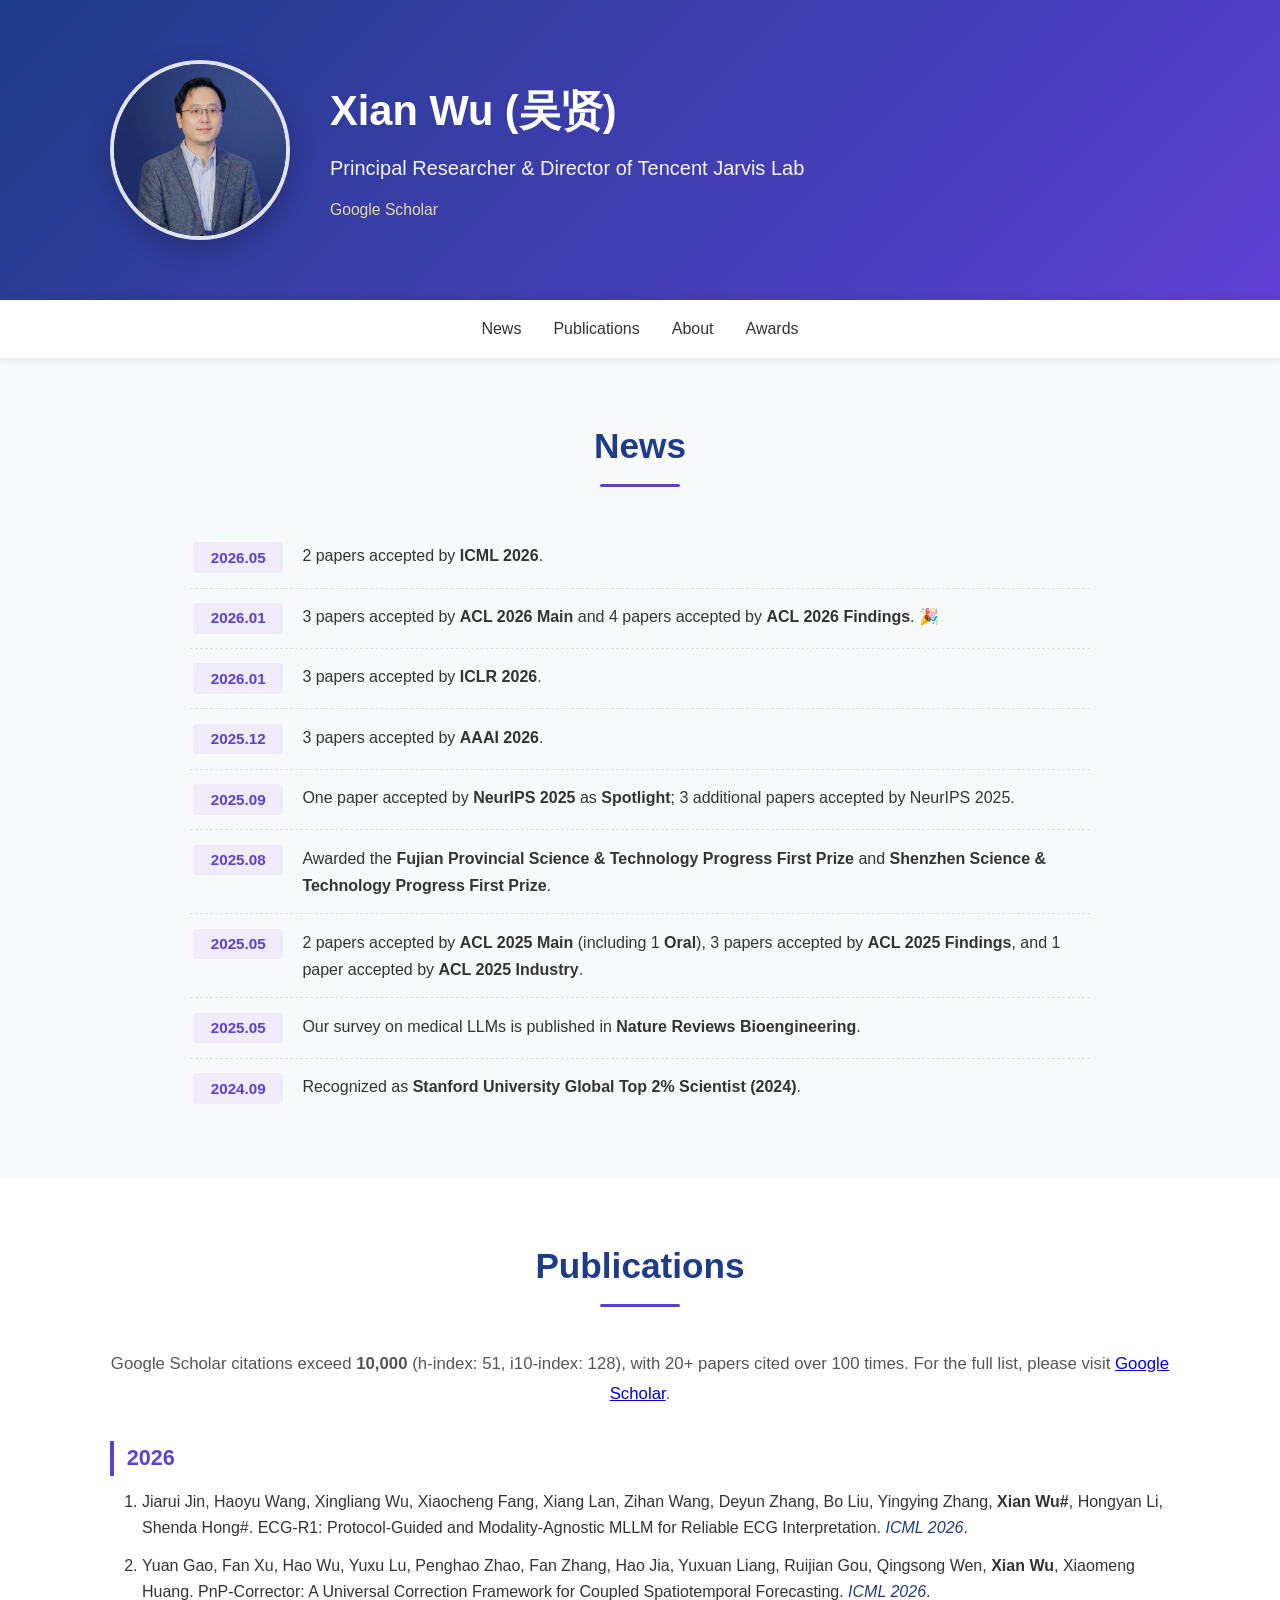
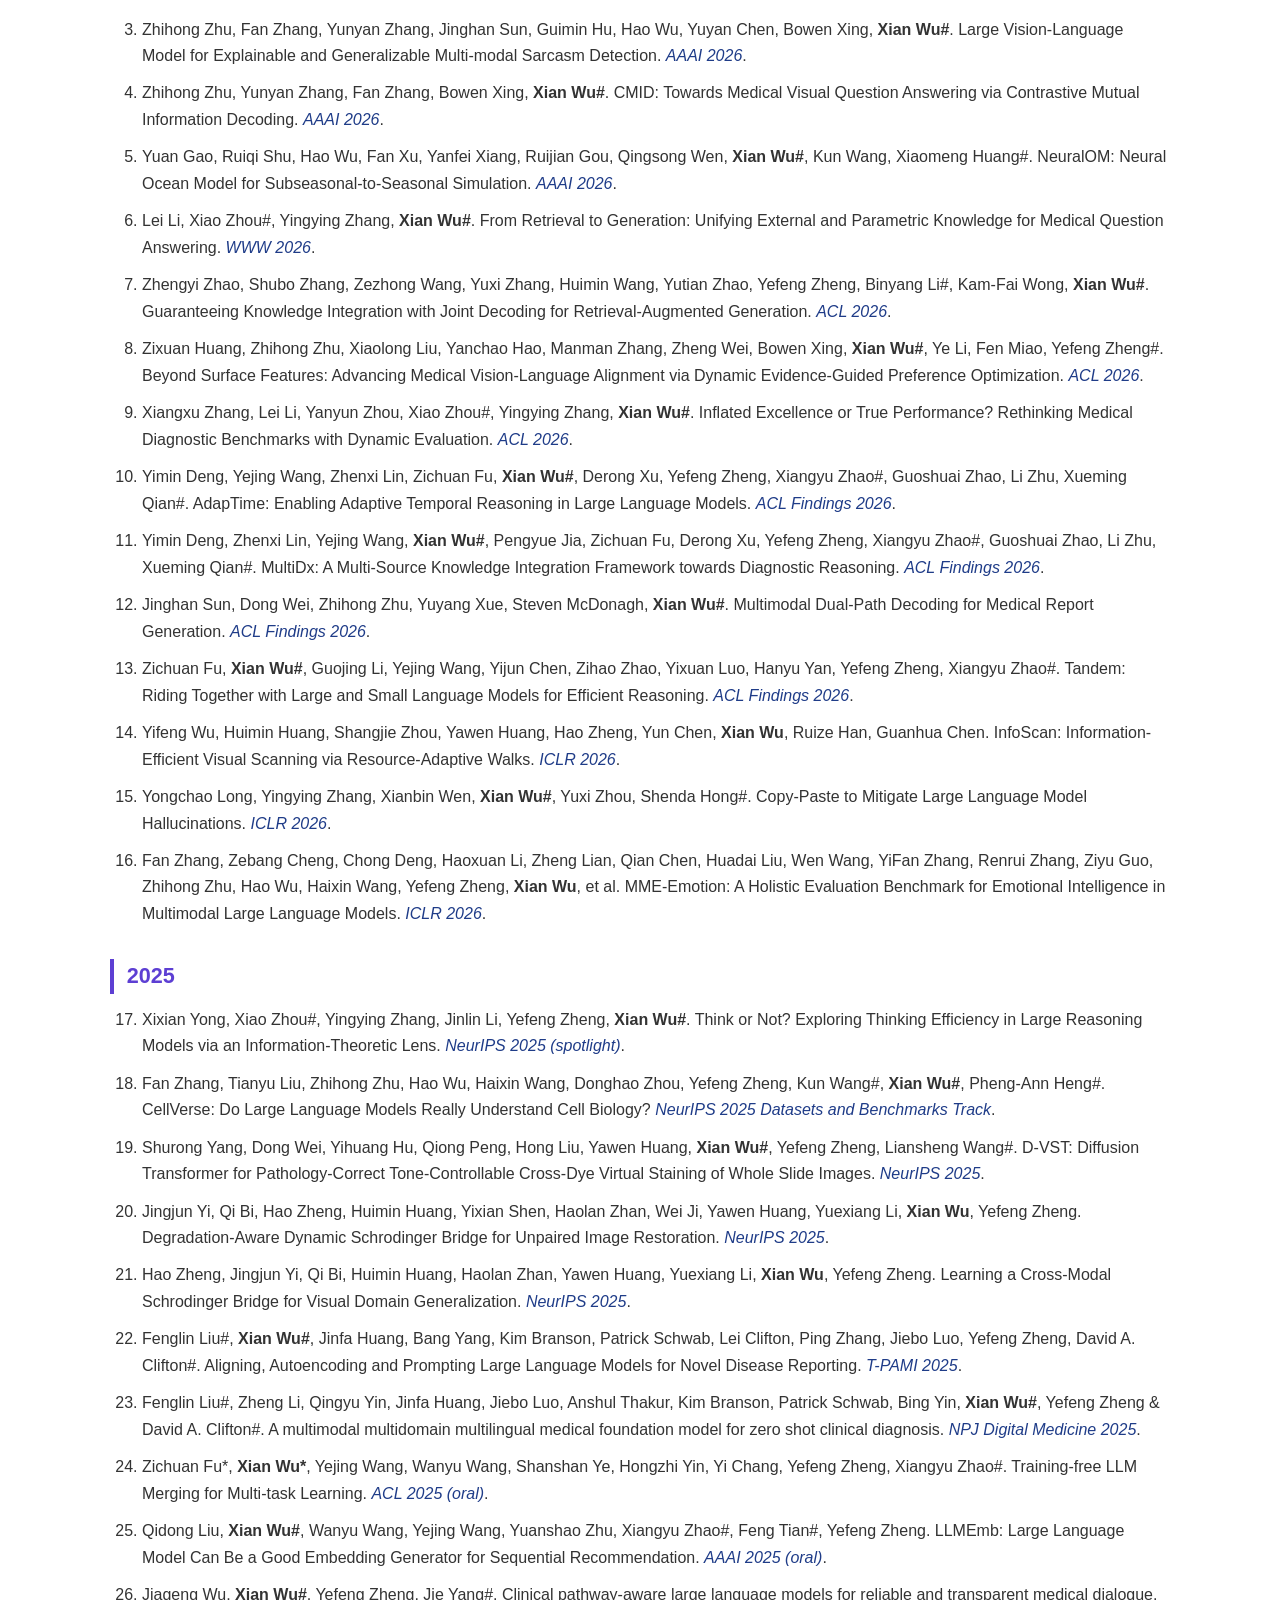
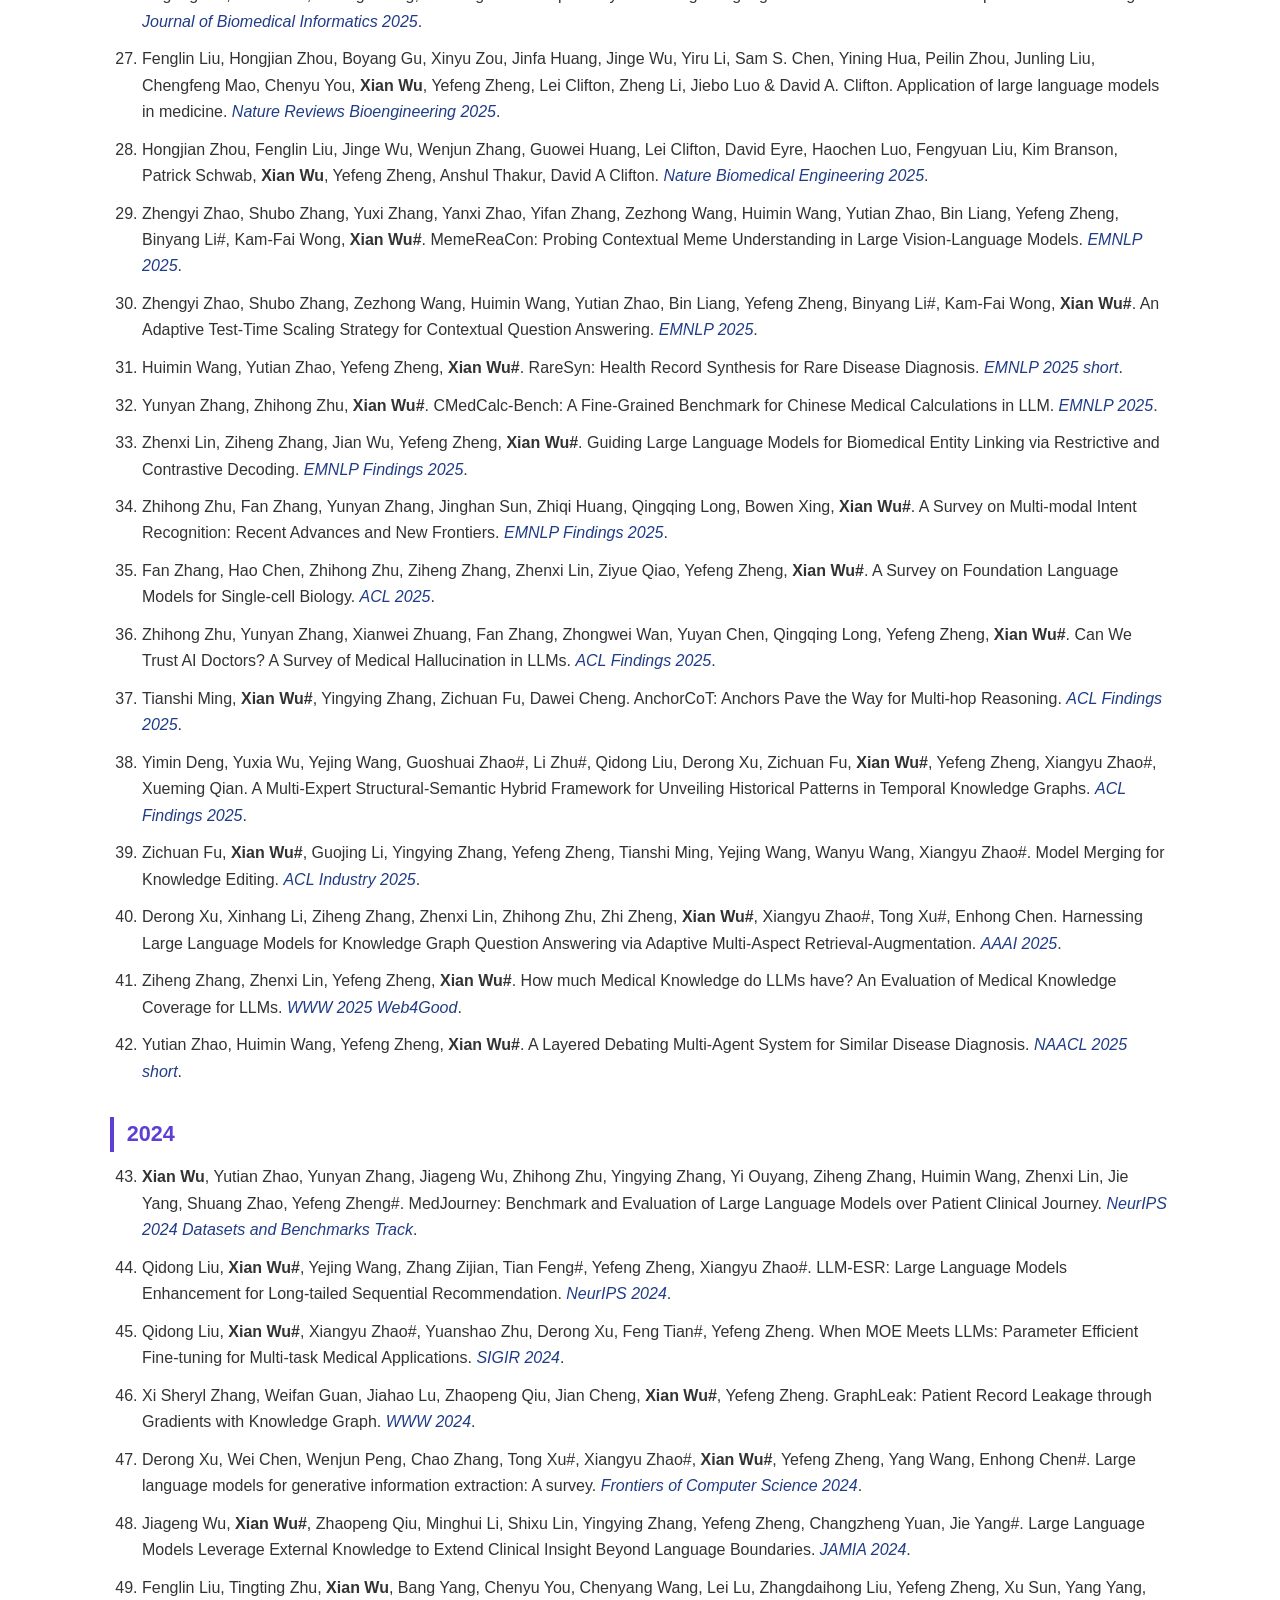
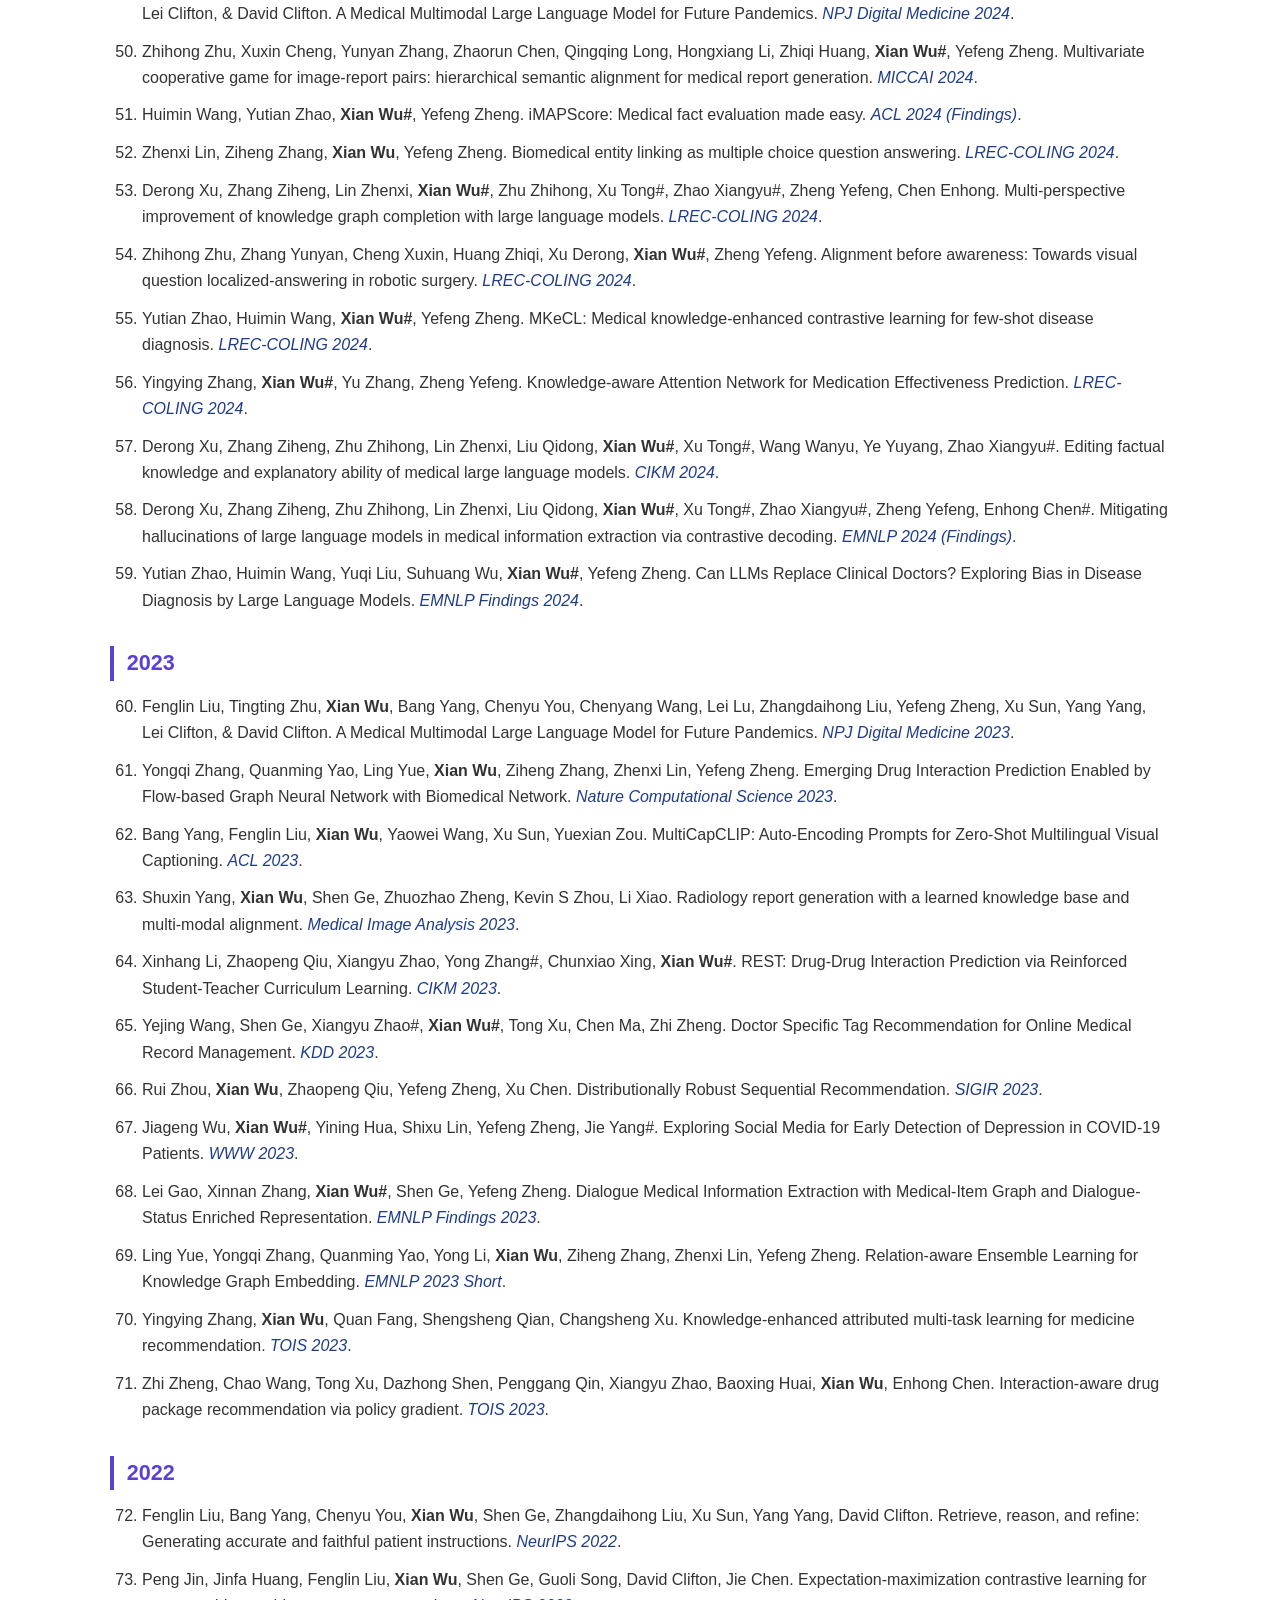
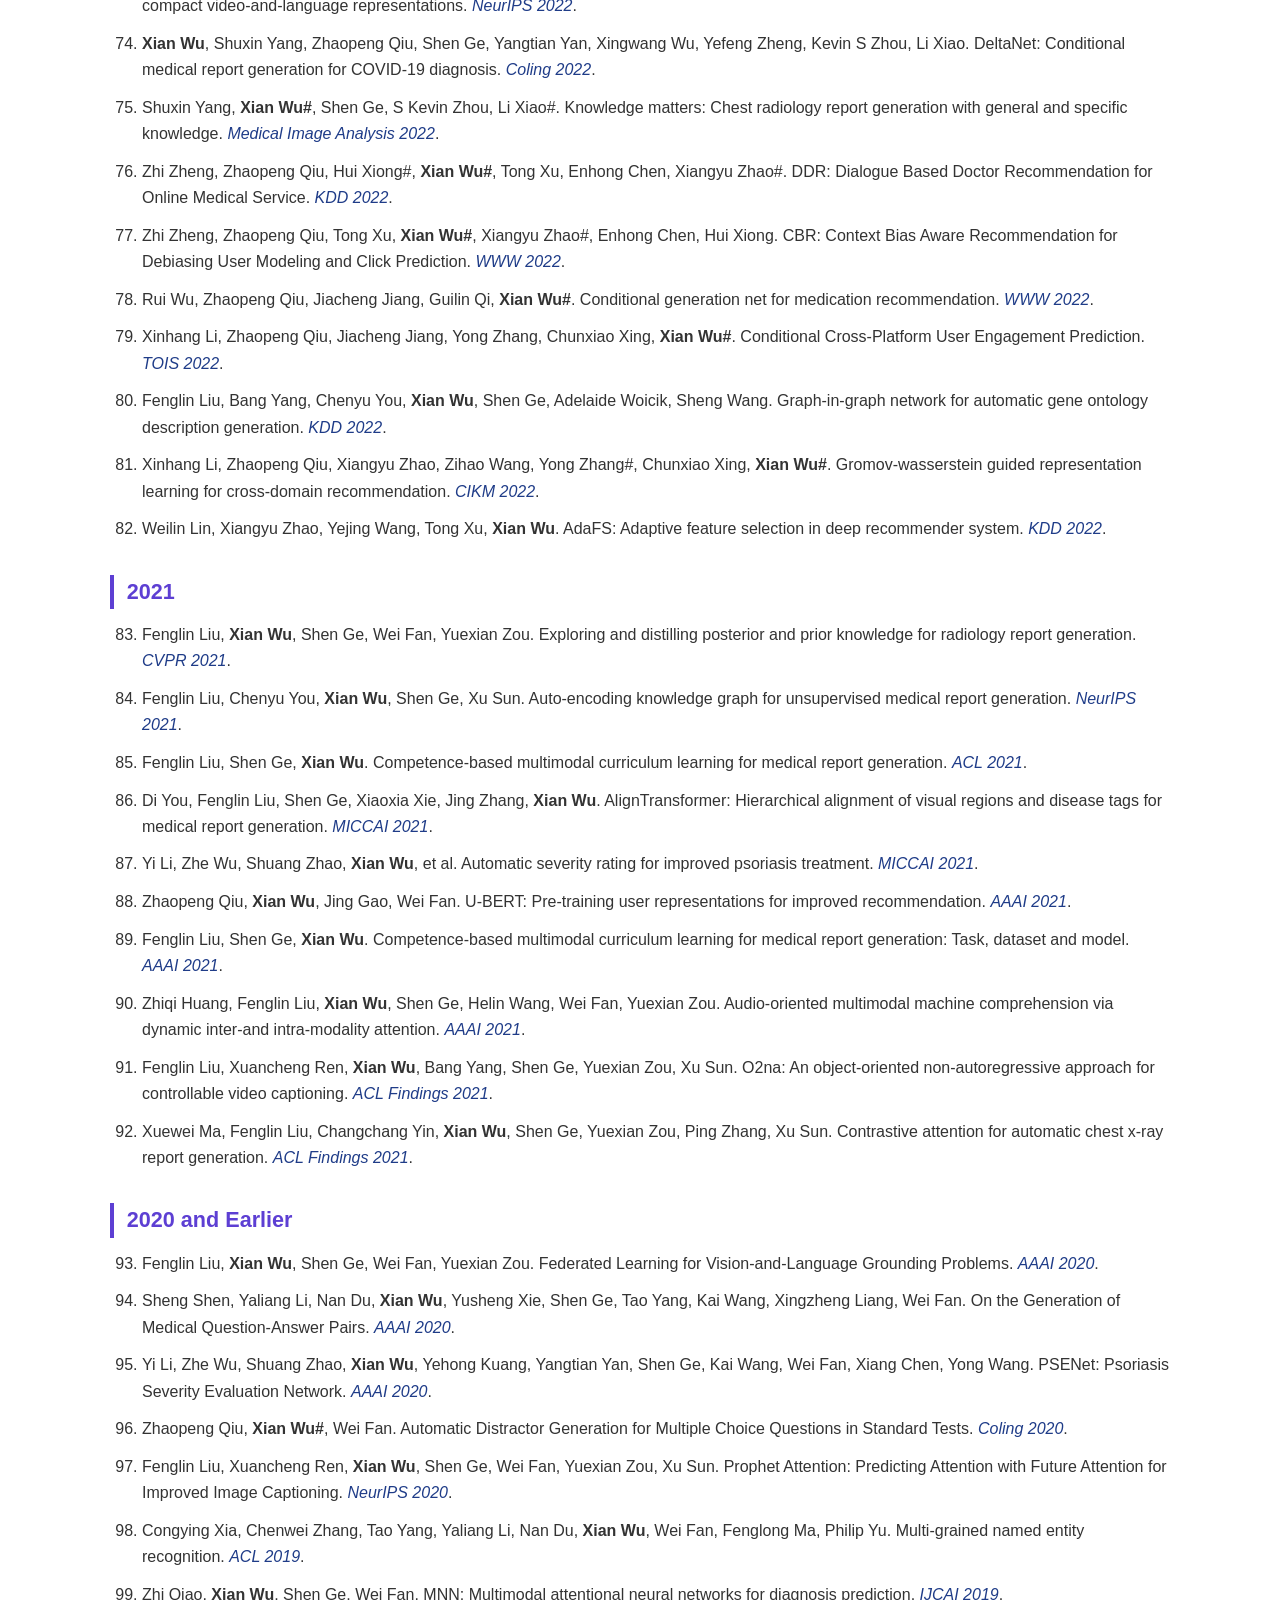
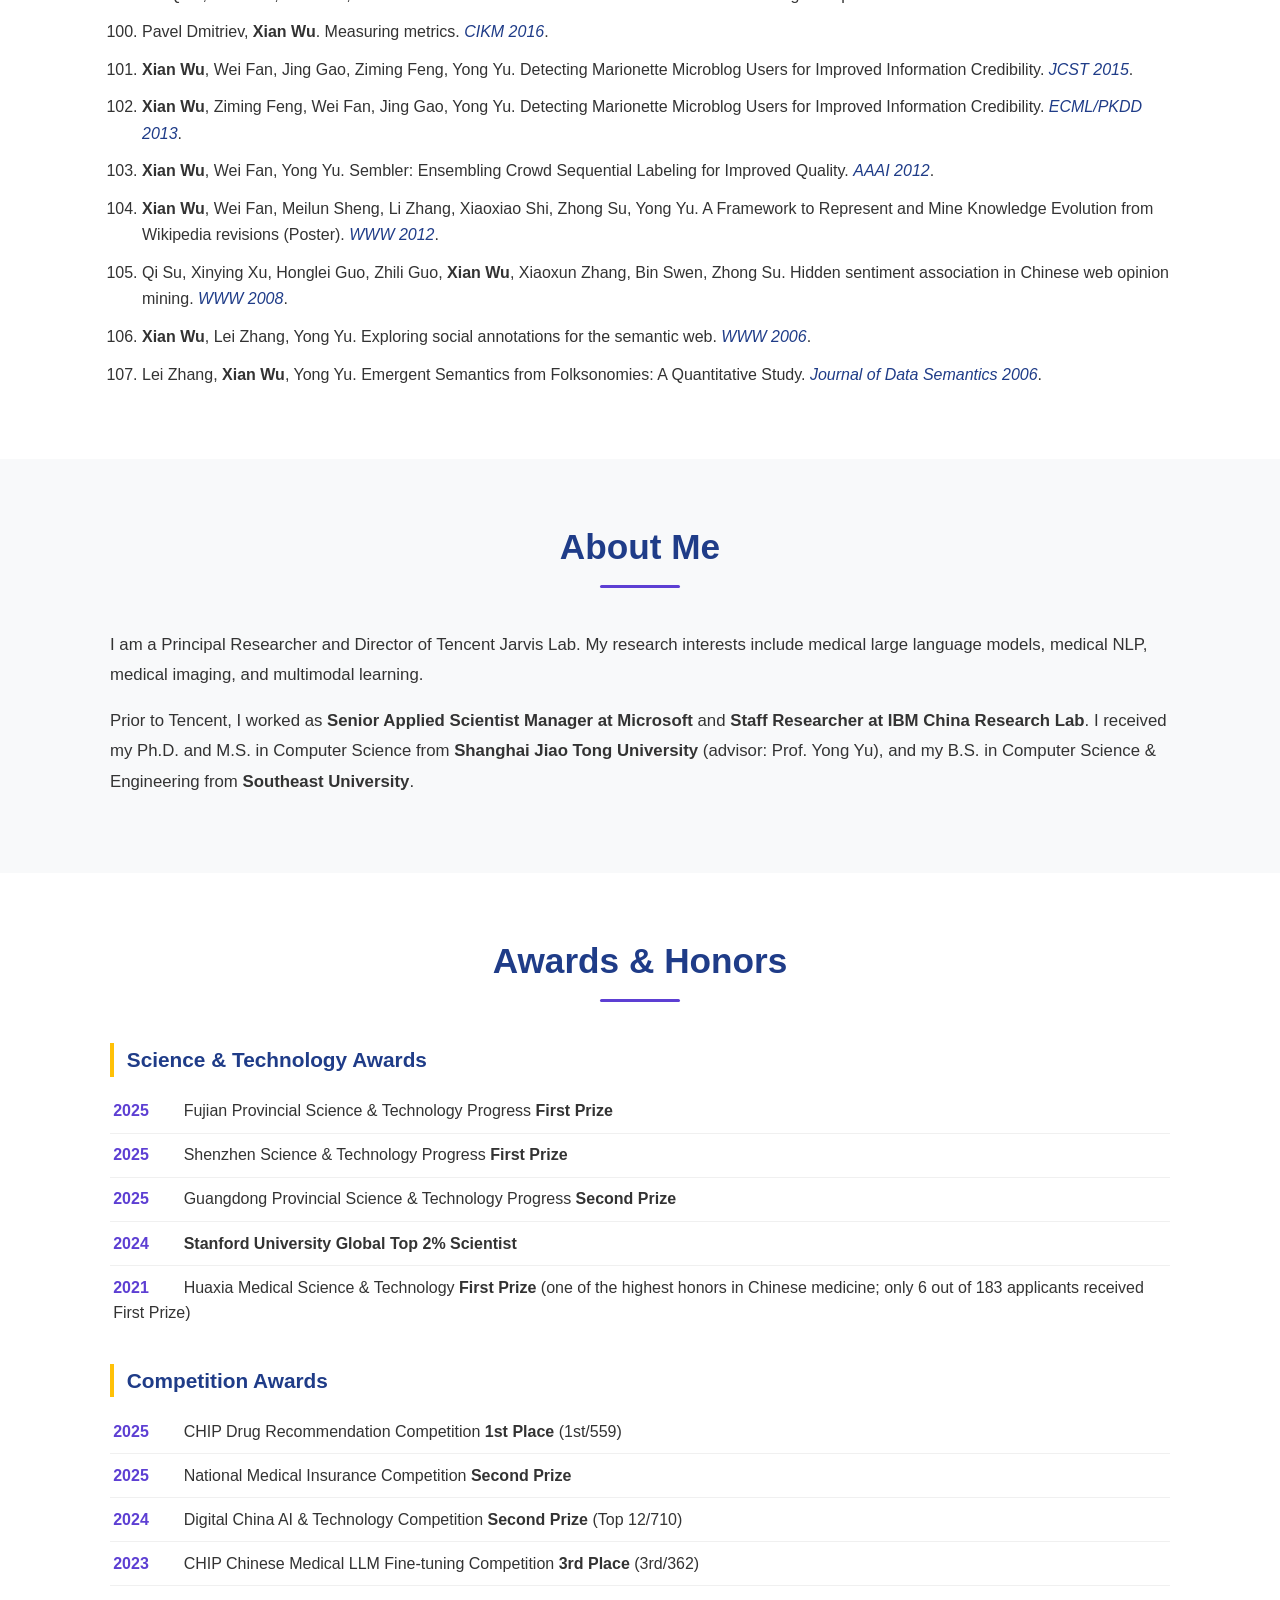
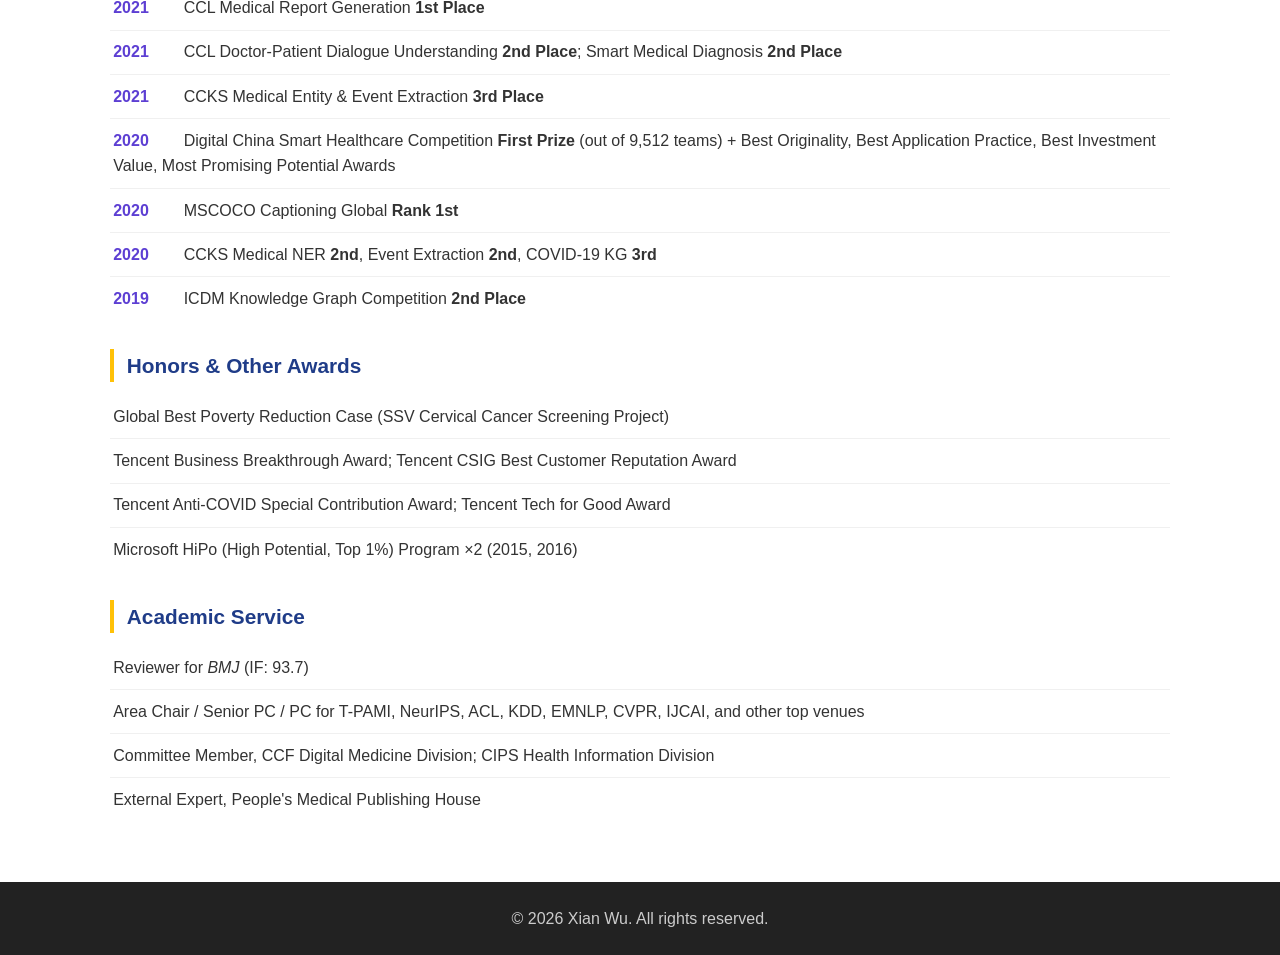
<file: index.html>
<!DOCTYPE html>
<html lang="en">
<head>
    <meta charset="UTF-8">
    <meta name="viewport" content="width=device-width, initial-scale=1.0">
    <title>Xian Wu — Personal Homepage</title>
    <link rel="stylesheet" href="styles.css">
</head>
<body>
    <header class="header">
        <div class="container header-flex">
            <img src="xianwu.png" alt="Xian Wu" class="profile-photo">
            <div class="header-text">
                <h1>Xian Wu (吴贤)</h1>
                <p class="tagline">Principal Researcher &amp; Director of Tencent Jarvis Lab</p>
                <p class="contact-line">
                    <a href="https://scholar.google.com/citations?user=lslB5jkAAAAJ" target="_blank" rel="noopener">Google Scholar</a>
                </p>
            </div>
        </div>
    </header>

    
    <nav class="navbar">
        <div class="container">
            <ul>
                <li><a href="#news">News</a></li>
                <li><a href="#publications">Publications</a></li>
                <li><a href="#about">About</a></li>
                <li><a href="#awards">Awards</a></li>
            </ul>
        </div>
    </nav>

    <main class="main-content">
        <!-- News -->
        <section id="news" class="section">
            <div class="container">
                <h2>News</h2>
                <ul class="news-list">
                    <li>
                        <span class="news-date">2026.05</span>
                        <span class="news-body">2 papers accepted by <strong>ICML 2026</strong>.</span>
                    </li>
                    <li>
                        <span class="news-date">2026.01</span>
                        <span class="news-body">3 papers accepted by <strong>ACL 2026 Main</strong> and 4 papers accepted by <strong>ACL 2026 Findings</strong>. 🎉</span>
                    </li>
                    <li>
                        <span class="news-date">2026.01</span>
                        <span class="news-body">3 papers accepted by <strong>ICLR 2026</strong>.</span>
                    </li>
                    <li>
                        <span class="news-date">2025.12</span>
                        <span class="news-body">3 papers accepted by <strong>AAAI 2026</strong>.</span>
                    </li>
                    <li>
                        <span class="news-date">2025.09</span>
                        <span class="news-body">One paper accepted by <strong>NeurIPS 2025</strong> as <strong>Spotlight</strong>; 3 additional papers accepted by NeurIPS 2025.</span>
                    </li>
                    <li>
                        <span class="news-date">2025.08</span>
                        <span class="news-body">Awarded the <strong>Fujian Provincial Science &amp; Technology Progress First Prize</strong> and <strong>Shenzhen Science &amp; Technology Progress First Prize</strong>.</span>
                    </li>
                    <li>
                        <span class="news-date">2025.05</span>
                        <span class="news-body">2 papers accepted by <strong>ACL 2025 Main</strong> (including 1 <strong>Oral</strong>), 3 papers accepted by <strong>ACL 2025 Findings</strong>, and 1 paper accepted by <strong>ACL 2025 Industry</strong>.</span>
                    </li>
                    <li>
                        <span class="news-date">2025.05</span>
                        <span class="news-body">Our survey on medical LLMs is published in <strong>Nature Reviews Bioengineering</strong>.</span>
                    </li>
                    <li>
                        <span class="news-date">2024.09</span>
                        <span class="news-body">Recognized as <strong>Stanford University Global Top 2% Scientist (2024)</strong>.</span>
                    </li>
                </ul>
            </div>
        </section>

        <!-- Publications -->
        <section id="publications" class="section">
            <div class="container">
                <h2>Publications</h2>
                <p class="pub-note">
                    Google Scholar citations exceed <strong>10,000</strong> (h-index: 51, i10-index: 128), with 20+ papers cited over 100 times.
                    For the full list, please visit <a href="https://scholar.google.com/citations?user=lslB5jkAAAAJ" target="_blank" rel="noopener">Google Scholar</a>.
                </p>

                <h3 class="pub-year">2026</h3>
                <ol class="pub-list">
                    <li>Jiarui Jin, Haoyu Wang, Xingliang Wu, Xiaocheng Fang, Xiang Lan, Zihan Wang, Deyun Zhang, Bo Liu, Yingying Zhang, <strong>Xian Wu#</strong>, Hongyan Li, Shenda Hong#. ECG-R1: Protocol-Guided and Modality-Agnostic MLLM for Reliable ECG Interpretation. <em>ICML 2026</em>.</li>
                    <li>Yuan Gao, Fan Xu, Hao Wu, Yuxu Lu, Penghao Zhao, Fan Zhang, Hao Jia, Yuxuan Liang, Ruijian Gou, Qingsong Wen, <strong>Xian Wu</strong>, Xiaomeng Huang. PnP-Corrector: A Universal Correction Framework for Coupled Spatiotemporal Forecasting. <em>ICML 2026</em>.</li>
                    <li>Zhihong Zhu, Fan Zhang, Yunyan Zhang, Jinghan Sun, Guimin Hu, Hao Wu, Yuyan Chen, Bowen Xing, <strong>Xian Wu#</strong>. Large Vision-Language Model for Explainable and Generalizable Multi-modal Sarcasm Detection. <em>AAAI 2026</em>.</li>
                    <li>Zhihong Zhu, Yunyan Zhang, Fan Zhang, Bowen Xing, <strong>Xian Wu#</strong>. CMID: Towards Medical Visual Question Answering via Contrastive Mutual Information Decoding. <em>AAAI 2026</em>.</li>
                    <li>Yuan Gao, Ruiqi Shu, Hao Wu, Fan Xu, Yanfei Xiang, Ruijian Gou, Qingsong Wen, <strong>Xian Wu#</strong>, Kun Wang, Xiaomeng Huang#. NeuralOM: Neural Ocean Model for Subseasonal-to-Seasonal Simulation. <em>AAAI 2026</em>.</li>
                    <li>Lei Li, Xiao Zhou#, Yingying Zhang, <strong>Xian Wu#</strong>. From Retrieval to Generation: Unifying External and Parametric Knowledge for Medical Question Answering. <em>WWW 2026</em>.</li>
                    <li>Zhengyi Zhao, Shubo Zhang, Zezhong Wang, Yuxi Zhang, Huimin Wang, Yutian Zhao, Yefeng Zheng, Binyang Li#, Kam-Fai Wong, <strong>Xian Wu#</strong>. Guaranteeing Knowledge Integration with Joint Decoding for Retrieval-Augmented Generation. <em>ACL 2026</em>.</li>
                    <li>Zixuan Huang, Zhihong Zhu, Xiaolong Liu, Yanchao Hao, Manman Zhang, Zheng Wei, Bowen Xing, <strong>Xian Wu#</strong>, Ye Li, Fen Miao, Yefeng Zheng#. Beyond Surface Features: Advancing Medical Vision-Language Alignment via Dynamic Evidence-Guided Preference Optimization. <em>ACL 2026</em>.</li>
                    <li>Xiangxu Zhang, Lei Li, Yanyun Zhou, Xiao Zhou#, Yingying Zhang, <strong>Xian Wu#</strong>. Inflated Excellence or True Performance? Rethinking Medical Diagnostic Benchmarks with Dynamic Evaluation. <em>ACL 2026</em>.</li>
                    <li>Yimin Deng, Yejing Wang, Zhenxi Lin, Zichuan Fu, <strong>Xian Wu#</strong>, Derong Xu, Yefeng Zheng, Xiangyu Zhao#, Guoshuai Zhao, Li Zhu, Xueming Qian#. AdapTime: Enabling Adaptive Temporal Reasoning in Large Language Models. <em>ACL Findings 2026</em>.</li>
                    <li>Yimin Deng, Zhenxi Lin, Yejing Wang, <strong>Xian Wu#</strong>, Pengyue Jia, Zichuan Fu, Derong Xu, Yefeng Zheng, Xiangyu Zhao#, Guoshuai Zhao, Li Zhu, Xueming Qian#. MultiDx: A Multi-Source Knowledge Integration Framework towards Diagnostic Reasoning. <em>ACL Findings 2026</em>.</li>
                    <li>Jinghan Sun, Dong Wei, Zhihong Zhu, Yuyang Xue, Steven McDonagh, <strong>Xian Wu#</strong>. Multimodal Dual-Path Decoding for Medical Report Generation. <em>ACL Findings 2026</em>.</li>
                    <li>Zichuan Fu, <strong>Xian Wu#</strong>, Guojing Li, Yejing Wang, Yijun Chen, Zihao Zhao, Yixuan Luo, Hanyu Yan, Yefeng Zheng, Xiangyu Zhao#. Tandem: Riding Together with Large and Small Language Models for Efficient Reasoning. <em>ACL Findings 2026</em>.</li>
                    <li>Yifeng Wu, Huimin Huang, Shangjie Zhou, Yawen Huang, Hao Zheng, Yun Chen, <strong>Xian Wu</strong>, Ruize Han, Guanhua Chen. InfoScan: Information-Efficient Visual Scanning via Resource-Adaptive Walks. <em>ICLR 2026</em>.</li>
                    <li>Yongchao Long, Yingying Zhang, Xianbin Wen, <strong>Xian Wu#</strong>, Yuxi Zhou, Shenda Hong#. Copy-Paste to Mitigate Large Language Model Hallucinations. <em>ICLR 2026</em>.</li>
                    <li>Fan Zhang, Zebang Cheng, Chong Deng, Haoxuan Li, Zheng Lian, Qian Chen, Huadai Liu, Wen Wang, YiFan Zhang, Renrui Zhang, Ziyu Guo, Zhihong Zhu, Hao Wu, Haixin Wang, Yefeng Zheng, <strong>Xian Wu</strong>, et al. MME-Emotion: A Holistic Evaluation Benchmark for Emotional Intelligence in Multimodal Large Language Models. <em>ICLR 2026</em>.</li>
                </ol>

                <h3 class="pub-year">2025</h3>
                <ol class="pub-list" start="17">
                    <li>Xixian Yong, Xiao Zhou#, Yingying Zhang, Jinlin Li, Yefeng Zheng, <strong>Xian Wu#</strong>. Think or Not? Exploring Thinking Efficiency in Large Reasoning Models via an Information-Theoretic Lens. <em>NeurIPS 2025 (spotlight)</em>.</li>
                    <li>Fan Zhang, Tianyu Liu, Zhihong Zhu, Hao Wu, Haixin Wang, Donghao Zhou, Yefeng Zheng, Kun Wang#, <strong>Xian Wu#</strong>, Pheng-Ann Heng#. CellVerse: Do Large Language Models Really Understand Cell Biology? <em>NeurIPS 2025 Datasets and Benchmarks Track</em>.</li>
                    <li>Shurong Yang, Dong Wei, Yihuang Hu, Qiong Peng, Hong Liu, Yawen Huang, <strong>Xian Wu#</strong>, Yefeng Zheng, Liansheng Wang#. D-VST: Diffusion Transformer for Pathology-Correct Tone-Controllable Cross-Dye Virtual Staining of Whole Slide Images. <em>NeurIPS 2025</em>.</li>
                    <li>Jingjun Yi, Qi Bi, Hao Zheng, Huimin Huang, Yixian Shen, Haolan Zhan, Wei Ji, Yawen Huang, Yuexiang Li, <strong>Xian Wu</strong>, Yefeng Zheng. Degradation-Aware Dynamic Schrodinger Bridge for Unpaired Image Restoration. <em>NeurIPS 2025</em>.</li>
                    <li>Hao Zheng, Jingjun Yi, Qi Bi, Huimin Huang, Haolan Zhan, Yawen Huang, Yuexiang Li, <strong>Xian Wu</strong>, Yefeng Zheng. Learning a Cross-Modal Schrodinger Bridge for Visual Domain Generalization. <em>NeurIPS 2025</em>.</li>
                    <li>Fenglin Liu#, <strong>Xian Wu#</strong>, Jinfa Huang, Bang Yang, Kim Branson, Patrick Schwab, Lei Clifton, Ping Zhang, Jiebo Luo, Yefeng Zheng, David A. Clifton#. Aligning, Autoencoding and Prompting Large Language Models for Novel Disease Reporting. <em>T-PAMI 2025</em>.</li>
                    <li>Fenglin Liu#, Zheng Li, Qingyu Yin, Jinfa Huang, Jiebo Luo, Anshul Thakur, Kim Branson, Patrick Schwab, Bing Yin, <strong>Xian Wu#</strong>, Yefeng Zheng &amp; David A. Clifton#. A multimodal multidomain multilingual medical foundation model for zero shot clinical diagnosis. <em>NPJ Digital Medicine 2025</em>.</li>
                    <li>Zichuan Fu*, <strong>Xian Wu*</strong>, Yejing Wang, Wanyu Wang, Shanshan Ye, Hongzhi Yin, Yi Chang, Yefeng Zheng, Xiangyu Zhao#. Training-free LLM Merging for Multi-task Learning. <em>ACL 2025 (oral)</em>.</li>
                    <li>Qidong Liu, <strong>Xian Wu#</strong>, Wanyu Wang, Yejing Wang, Yuanshao Zhu, Xiangyu Zhao#, Feng Tian#, Yefeng Zheng. LLMEmb: Large Language Model Can Be a Good Embedding Generator for Sequential Recommendation. <em>AAAI 2025 (oral)</em>.</li>
                    <li>Jiageng Wu, <strong>Xian Wu#</strong>, Yefeng Zheng, Jie Yang#. Clinical pathway-aware large language models for reliable and transparent medical dialogue. <em>Journal of Biomedical Informatics 2025</em>.</li>
                    <li>Fenglin Liu, Hongjian Zhou, Boyang Gu, Xinyu Zou, Jinfa Huang, Jinge Wu, Yiru Li, Sam S. Chen, Yining Hua, Peilin Zhou, Junling Liu, Chengfeng Mao, Chenyu You, <strong>Xian Wu</strong>, Yefeng Zheng, Lei Clifton, Zheng Li, Jiebo Luo &amp; David A. Clifton. Application of large language models in medicine. <em>Nature Reviews Bioengineering 2025</em>.</li>
                    <li>Hongjian Zhou, Fenglin Liu, Jinge Wu, Wenjun Zhang, Guowei Huang, Lei Clifton, David Eyre, Haochen Luo, Fengyuan Liu, Kim Branson, Patrick Schwab, <strong>Xian Wu</strong>, Yefeng Zheng, Anshul Thakur, David A Clifton. <em>Nature Biomedical Engineering 2025</em>.</li>
                    <li>Zhengyi Zhao, Shubo Zhang, Yuxi Zhang, Yanxi Zhao, Yifan Zhang, Zezhong Wang, Huimin Wang, Yutian Zhao, Bin Liang, Yefeng Zheng, Binyang Li#, Kam-Fai Wong, <strong>Xian Wu#</strong>. MemeReaCon: Probing Contextual Meme Understanding in Large Vision-Language Models. <em>EMNLP 2025</em>.</li>
                    <li>Zhengyi Zhao, Shubo Zhang, Zezhong Wang, Huimin Wang, Yutian Zhao, Bin Liang, Yefeng Zheng, Binyang Li#, Kam-Fai Wong, <strong>Xian Wu#</strong>. An Adaptive Test-Time Scaling Strategy for Contextual Question Answering. <em>EMNLP 2025</em>.</li>
                    <li>Huimin Wang, Yutian Zhao, Yefeng Zheng, <strong>Xian Wu#</strong>. RareSyn: Health Record Synthesis for Rare Disease Diagnosis. <em>EMNLP 2025 short</em>.</li>
                    <li>Yunyan Zhang, Zhihong Zhu, <strong>Xian Wu#</strong>. CMedCalc-Bench: A Fine-Grained Benchmark for Chinese Medical Calculations in LLM. <em>EMNLP 2025</em>.</li>
                    <li>Zhenxi Lin, Ziheng Zhang, Jian Wu, Yefeng Zheng, <strong>Xian Wu#</strong>. Guiding Large Language Models for Biomedical Entity Linking via Restrictive and Contrastive Decoding. <em>EMNLP Findings 2025</em>.</li>
                    <li>Zhihong Zhu, Fan Zhang, Yunyan Zhang, Jinghan Sun, Zhiqi Huang, Qingqing Long, Bowen Xing, <strong>Xian Wu#</strong>. A Survey on Multi-modal Intent Recognition: Recent Advances and New Frontiers. <em>EMNLP Findings 2025</em>.</li>
                    <li>Fan Zhang, Hao Chen, Zhihong Zhu, Ziheng Zhang, Zhenxi Lin, Ziyue Qiao, Yefeng Zheng, <strong>Xian Wu#</strong>. A Survey on Foundation Language Models for Single-cell Biology. <em>ACL 2025</em>.</li>
                    <li>Zhihong Zhu, Yunyan Zhang, Xianwei Zhuang, Fan Zhang, Zhongwei Wan, Yuyan Chen, Qingqing Long, Yefeng Zheng, <strong>Xian Wu#</strong>. Can We Trust AI Doctors? A Survey of Medical Hallucination in LLMs. <em>ACL Findings 2025</em>.</li>
                    <li>Tianshi Ming, <strong>Xian Wu#</strong>, Yingying Zhang, Zichuan Fu, Dawei Cheng. AnchorCoT: Anchors Pave the Way for Multi-hop Reasoning. <em>ACL Findings 2025</em>.</li>
                    <li>Yimin Deng, Yuxia Wu, Yejing Wang, Guoshuai Zhao#, Li Zhu#, Qidong Liu, Derong Xu, Zichuan Fu, <strong>Xian Wu#</strong>, Yefeng Zheng, Xiangyu Zhao#, Xueming Qian. A Multi-Expert Structural-Semantic Hybrid Framework for Unveiling Historical Patterns in Temporal Knowledge Graphs. <em>ACL Findings 2025</em>.</li>
                    <li>Zichuan Fu, <strong>Xian Wu#</strong>, Guojing Li, Yingying Zhang, Yefeng Zheng, Tianshi Ming, Yejing Wang, Wanyu Wang, Xiangyu Zhao#. Model Merging for Knowledge Editing. <em>ACL Industry 2025</em>.</li>
                    <li>Derong Xu, Xinhang Li, Ziheng Zhang, Zhenxi Lin, Zhihong Zhu, Zhi Zheng, <strong>Xian Wu#</strong>, Xiangyu Zhao#, Tong Xu#, Enhong Chen. Harnessing Large Language Models for Knowledge Graph Question Answering via Adaptive Multi-Aspect Retrieval-Augmentation. <em>AAAI 2025</em>.</li>
                    <li>Ziheng Zhang, Zhenxi Lin, Yefeng Zheng, <strong>Xian Wu#</strong>. How much Medical Knowledge do LLMs have? An Evaluation of Medical Knowledge Coverage for LLMs. <em>WWW 2025 Web4Good</em>.</li>
                    <li>Yutian Zhao, Huimin Wang, Yefeng Zheng, <strong>Xian Wu#</strong>. A Layered Debating Multi-Agent System for Similar Disease Diagnosis. <em>NAACL 2025 short</em>.</li>
                </ol>

                <h3 class="pub-year">2024</h3>
                <ol class="pub-list" start="43">
                    <li><strong>Xian Wu</strong>, Yutian Zhao, Yunyan Zhang, Jiageng Wu, Zhihong Zhu, Yingying Zhang, Yi Ouyang, Ziheng Zhang, Huimin Wang, Zhenxi Lin, Jie Yang, Shuang Zhao, Yefeng Zheng#. MedJourney: Benchmark and Evaluation of Large Language Models over Patient Clinical Journey. <em>NeurIPS 2024 Datasets and Benchmarks Track</em>.</li>
                    <li>Qidong Liu, <strong>Xian Wu#</strong>, Yejing Wang, Zhang Zijian, Tian Feng#, Yefeng Zheng, Xiangyu Zhao#. LLM-ESR: Large Language Models Enhancement for Long-tailed Sequential Recommendation. <em>NeurIPS 2024</em>.</li>
                    <li>Qidong Liu, <strong>Xian Wu#</strong>, Xiangyu Zhao#, Yuanshao Zhu, Derong Xu, Feng Tian#, Yefeng Zheng. When MOE Meets LLMs: Parameter Efficient Fine-tuning for Multi-task Medical Applications. <em>SIGIR 2024</em>.</li>
                    <li>Xi Sheryl Zhang, Weifan Guan, Jiahao Lu, Zhaopeng Qiu, Jian Cheng, <strong>Xian Wu#</strong>, Yefeng Zheng. GraphLeak: Patient Record Leakage through Gradients with Knowledge Graph. <em>WWW 2024</em>.</li>
                    <li>Derong Xu, Wei Chen, Wenjun Peng, Chao Zhang, Tong Xu#, Xiangyu Zhao#, <strong>Xian Wu#</strong>, Yefeng Zheng, Yang Wang, Enhong Chen#. Large language models for generative information extraction: A survey. <em>Frontiers of Computer Science 2024</em>.</li>
                    <li>Jiageng Wu, <strong>Xian Wu#</strong>, Zhaopeng Qiu, Minghui Li, Shixu Lin, Yingying Zhang, Yefeng Zheng, Changzheng Yuan, Jie Yang#. Large Language Models Leverage External Knowledge to Extend Clinical Insight Beyond Language Boundaries. <em>JAMIA 2024</em>.</li>
                    <li>Fenglin Liu, Tingting Zhu, <strong>Xian Wu</strong>, Bang Yang, Chenyu You, Chenyang Wang, Lei Lu, Zhangdaihong Liu, Yefeng Zheng, Xu Sun, Yang Yang, Lei Clifton, &amp; David Clifton. A Medical Multimodal Large Language Model for Future Pandemics. <em>NPJ Digital Medicine 2024</em>.</li>
                    <li>Zhihong Zhu, Xuxin Cheng, Yunyan Zhang, Zhaorun Chen, Qingqing Long, Hongxiang Li, Zhiqi Huang, <strong>Xian Wu#</strong>, Yefeng Zheng. Multivariate cooperative game for image-report pairs: hierarchical semantic alignment for medical report generation. <em>MICCAI 2024</em>.</li>
                    <li>Huimin Wang, Yutian Zhao, <strong>Xian Wu#</strong>, Yefeng Zheng. iMAPScore: Medical fact evaluation made easy. <em>ACL 2024 (Findings)</em>.</li>
                    <li>Zhenxi Lin, Ziheng Zhang, <strong>Xian Wu</strong>, Yefeng Zheng. Biomedical entity linking as multiple choice question answering. <em>LREC-COLING 2024</em>.</li>
                    <li>Derong Xu, Zhang Ziheng, Lin Zhenxi, <strong>Xian Wu#</strong>, Zhu Zhihong, Xu Tong#, Zhao Xiangyu#, Zheng Yefeng, Chen Enhong. Multi-perspective improvement of knowledge graph completion with large language models. <em>LREC-COLING 2024</em>.</li>
                    <li>Zhihong Zhu, Zhang Yunyan, Cheng Xuxin, Huang Zhiqi, Xu Derong, <strong>Xian Wu#</strong>, Zheng Yefeng. Alignment before awareness: Towards visual question localized-answering in robotic surgery. <em>LREC-COLING 2024</em>.</li>
                    <li>Yutian Zhao, Huimin Wang, <strong>Xian Wu#</strong>, Yefeng Zheng. MKeCL: Medical knowledge-enhanced contrastive learning for few-shot disease diagnosis. <em>LREC-COLING 2024</em>.</li>
                    <li>Yingying Zhang, <strong>Xian Wu#</strong>, Yu Zhang, Zheng Yefeng. Knowledge-aware Attention Network for Medication Effectiveness Prediction. <em>LREC-COLING 2024</em>.</li>
                    <li>Derong Xu, Zhang Ziheng, Zhu Zhihong, Lin Zhenxi, Liu Qidong, <strong>Xian Wu#</strong>, Xu Tong#, Wang Wanyu, Ye Yuyang, Zhao Xiangyu#. Editing factual knowledge and explanatory ability of medical large language models. <em>CIKM 2024</em>.</li>
                    <li>Derong Xu, Zhang Ziheng, Zhu Zhihong, Lin Zhenxi, Liu Qidong, <strong>Xian Wu#</strong>, Xu Tong#, Zhao Xiangyu#, Zheng Yefeng, Enhong Chen#. Mitigating hallucinations of large language models in medical information extraction via contrastive decoding. <em>EMNLP 2024 (Findings)</em>.</li>
                    <li>Yutian Zhao, Huimin Wang, Yuqi Liu, Suhuang Wu, <strong>Xian Wu#</strong>, Yefeng Zheng. Can LLMs Replace Clinical Doctors? Exploring Bias in Disease Diagnosis by Large Language Models. <em>EMNLP Findings 2024</em>.</li>
                </ol>

                <h3 class="pub-year">2023</h3>
                <ol class="pub-list" start="60">
                    <li>Fenglin Liu, Tingting Zhu, <strong>Xian Wu</strong>, Bang Yang, Chenyu You, Chenyang Wang, Lei Lu, Zhangdaihong Liu, Yefeng Zheng, Xu Sun, Yang Yang, Lei Clifton, &amp; David Clifton. A Medical Multimodal Large Language Model for Future Pandemics. <em>NPJ Digital Medicine 2023</em>.</li>
                    <li>Yongqi Zhang, Quanming Yao, Ling Yue, <strong>Xian Wu</strong>, Ziheng Zhang, Zhenxi Lin, Yefeng Zheng. Emerging Drug Interaction Prediction Enabled by Flow-based Graph Neural Network with Biomedical Network. <em>Nature Computational Science 2023</em>.</li>
                    <li>Bang Yang, Fenglin Liu, <strong>Xian Wu</strong>, Yaowei Wang, Xu Sun, Yuexian Zou. MultiCapCLIP: Auto-Encoding Prompts for Zero-Shot Multilingual Visual Captioning. <em>ACL 2023</em>.</li>
                    <li>Shuxin Yang, <strong>Xian Wu</strong>, Shen Ge, Zhuozhao Zheng, Kevin S Zhou, Li Xiao. Radiology report generation with a learned knowledge base and multi-modal alignment. <em>Medical Image Analysis 2023</em>.</li>
                    <li>Xinhang Li, Zhaopeng Qiu, Xiangyu Zhao, Yong Zhang#, Chunxiao Xing, <strong>Xian Wu#</strong>. REST: Drug-Drug Interaction Prediction via Reinforced Student-Teacher Curriculum Learning. <em>CIKM 2023</em>.</li>
                    <li>Yejing Wang, Shen Ge, Xiangyu Zhao#, <strong>Xian Wu#</strong>, Tong Xu, Chen Ma, Zhi Zheng. Doctor Specific Tag Recommendation for Online Medical Record Management. <em>KDD 2023</em>.</li>
                    <li>Rui Zhou, <strong>Xian Wu</strong>, Zhaopeng Qiu, Yefeng Zheng, Xu Chen. Distributionally Robust Sequential Recommendation. <em>SIGIR 2023</em>.</li>
                    <li>Jiageng Wu, <strong>Xian Wu#</strong>, Yining Hua, Shixu Lin, Yefeng Zheng, Jie Yang#. Exploring Social Media for Early Detection of Depression in COVID-19 Patients. <em>WWW 2023</em>.</li>
                    <li>Lei Gao, Xinnan Zhang, <strong>Xian Wu#</strong>, Shen Ge, Yefeng Zheng. Dialogue Medical Information Extraction with Medical-Item Graph and Dialogue-Status Enriched Representation. <em>EMNLP Findings 2023</em>.</li>
                    <li>Ling Yue, Yongqi Zhang, Quanming Yao, Yong Li, <strong>Xian Wu</strong>, Ziheng Zhang, Zhenxi Lin, Yefeng Zheng. Relation-aware Ensemble Learning for Knowledge Graph Embedding. <em>EMNLP 2023 Short</em>.</li>
                    <li>Yingying Zhang, <strong>Xian Wu</strong>, Quan Fang, Shengsheng Qian, Changsheng Xu. Knowledge-enhanced attributed multi-task learning for medicine recommendation. <em>TOIS 2023</em>.</li>
                    <li>Zhi Zheng, Chao Wang, Tong Xu, Dazhong Shen, Penggang Qin, Xiangyu Zhao, Baoxing Huai, <strong>Xian Wu</strong>, Enhong Chen. Interaction-aware drug package recommendation via policy gradient. <em>TOIS 2023</em>.</li>
                </ol>

                <h3 class="pub-year">2022</h3>
                <ol class="pub-list" start="72">
                    <li>Fenglin Liu, Bang Yang, Chenyu You, <strong>Xian Wu</strong>, Shen Ge, Zhangdaihong Liu, Xu Sun, Yang Yang, David Clifton. Retrieve, reason, and refine: Generating accurate and faithful patient instructions. <em>NeurIPS 2022</em>.</li>
                    <li>Peng Jin, Jinfa Huang, Fenglin Liu, <strong>Xian Wu</strong>, Shen Ge, Guoli Song, David Clifton, Jie Chen. Expectation-maximization contrastive learning for compact video-and-language representations. <em>NeurIPS 2022</em>.</li>
                    <li><strong>Xian Wu</strong>, Shuxin Yang, Zhaopeng Qiu, Shen Ge, Yangtian Yan, Xingwang Wu, Yefeng Zheng, Kevin S Zhou, Li Xiao. DeltaNet: Conditional medical report generation for COVID-19 diagnosis. <em>Coling 2022</em>.</li>
                    <li>Shuxin Yang, <strong>Xian Wu#</strong>, Shen Ge, S Kevin Zhou, Li Xiao#. Knowledge matters: Chest radiology report generation with general and specific knowledge. <em>Medical Image Analysis 2022</em>.</li>
                    <li>Zhi Zheng, Zhaopeng Qiu, Hui Xiong#, <strong>Xian Wu#</strong>, Tong Xu, Enhong Chen, Xiangyu Zhao#. DDR: Dialogue Based Doctor Recommendation for Online Medical Service. <em>KDD 2022</em>.</li>
                    <li>Zhi Zheng, Zhaopeng Qiu, Tong Xu, <strong>Xian Wu#</strong>, Xiangyu Zhao#, Enhong Chen, Hui Xiong. CBR: Context Bias Aware Recommendation for Debiasing User Modeling and Click Prediction. <em>WWW 2022</em>.</li>
                    <li>Rui Wu, Zhaopeng Qiu, Jiacheng Jiang, Guilin Qi, <strong>Xian Wu#</strong>. Conditional generation net for medication recommendation. <em>WWW 2022</em>.</li>
                    <li>Xinhang Li, Zhaopeng Qiu, Jiacheng Jiang, Yong Zhang, Chunxiao Xing, <strong>Xian Wu#</strong>. Conditional Cross-Platform User Engagement Prediction. <em>TOIS 2022</em>.</li>
                    <li>Fenglin Liu, Bang Yang, Chenyu You, <strong>Xian Wu</strong>, Shen Ge, Adelaide Woicik, Sheng Wang. Graph-in-graph network for automatic gene ontology description generation. <em>KDD 2022</em>.</li>
                    <li>Xinhang Li, Zhaopeng Qiu, Xiangyu Zhao, Zihao Wang, Yong Zhang#, Chunxiao Xing, <strong>Xian Wu#</strong>. Gromov-wasserstein guided representation learning for cross-domain recommendation. <em>CIKM 2022</em>.</li>
                    <li>Weilin Lin, Xiangyu Zhao, Yejing Wang, Tong Xu, <strong>Xian Wu</strong>. AdaFS: Adaptive feature selection in deep recommender system. <em>KDD 2022</em>.</li>
                </ol>

                <h3 class="pub-year">2021</h3>
                <ol class="pub-list" start="83">
                    <li>Fenglin Liu, <strong>Xian Wu</strong>, Shen Ge, Wei Fan, Yuexian Zou. Exploring and distilling posterior and prior knowledge for radiology report generation. <em>CVPR 2021</em>.</li>
                    <li>Fenglin Liu, Chenyu You, <strong>Xian Wu</strong>, Shen Ge, Xu Sun. Auto-encoding knowledge graph for unsupervised medical report generation. <em>NeurIPS 2021</em>.</li>
                    <li>Fenglin Liu, Shen Ge, <strong>Xian Wu</strong>. Competence-based multimodal curriculum learning for medical report generation. <em>ACL 2021</em>.</li>
                    <li>Di You, Fenglin Liu, Shen Ge, Xiaoxia Xie, Jing Zhang, <strong>Xian Wu</strong>. AlignTransformer: Hierarchical alignment of visual regions and disease tags for medical report generation. <em>MICCAI 2021</em>.</li>
                    <li>Yi Li, Zhe Wu, Shuang Zhao, <strong>Xian Wu</strong>, et al. Automatic severity rating for improved psoriasis treatment. <em>MICCAI 2021</em>.</li>
                    <li>Zhaopeng Qiu, <strong>Xian Wu</strong>, Jing Gao, Wei Fan. U-BERT: Pre-training user representations for improved recommendation. <em>AAAI 2021</em>.</li>
                    <li>Fenglin Liu, Shen Ge, <strong>Xian Wu</strong>. Competence-based multimodal curriculum learning for medical report generation: Task, dataset and model. <em>AAAI 2021</em>.</li>
                    <li>Zhiqi Huang, Fenglin Liu, <strong>Xian Wu</strong>, Shen Ge, Helin Wang, Wei Fan, Yuexian Zou. Audio-oriented multimodal machine comprehension via dynamic inter-and intra-modality attention. <em>AAAI 2021</em>.</li>
                    <li>Fenglin Liu, Xuancheng Ren, <strong>Xian Wu</strong>, Bang Yang, Shen Ge, Yuexian Zou, Xu Sun. O2na: An object-oriented non-autoregressive approach for controllable video captioning. <em>ACL Findings 2021</em>.</li>
                    <li>Xuewei Ma, Fenglin Liu, Changchang Yin, <strong>Xian Wu</strong>, Shen Ge, Yuexian Zou, Ping Zhang, Xu Sun. Contrastive attention for automatic chest x-ray report generation. <em>ACL Findings 2021</em>.</li>
                </ol>

                <h3 class="pub-year">2020 and Earlier</h3>
                <ol class="pub-list" start="93">
                    <li>Fenglin Liu, <strong>Xian Wu</strong>, Shen Ge, Wei Fan, Yuexian Zou. Federated Learning for Vision-and-Language Grounding Problems. <em>AAAI 2020</em>.</li>
                    <li>Sheng Shen, Yaliang Li, Nan Du, <strong>Xian Wu</strong>, Yusheng Xie, Shen Ge, Tao Yang, Kai Wang, Xingzheng Liang, Wei Fan. On the Generation of Medical Question-Answer Pairs. <em>AAAI 2020</em>.</li>
                    <li>Yi Li, Zhe Wu, Shuang Zhao, <strong>Xian Wu</strong>, Yehong Kuang, Yangtian Yan, Shen Ge, Kai Wang, Wei Fan, Xiang Chen, Yong Wang. PSENet: Psoriasis Severity Evaluation Network. <em>AAAI 2020</em>.</li>
                    <li>Zhaopeng Qiu, <strong>Xian Wu#</strong>, Wei Fan. Automatic Distractor Generation for Multiple Choice Questions in Standard Tests. <em>Coling 2020</em>.</li>
                    <li>Fenglin Liu, Xuancheng Ren, <strong>Xian Wu</strong>, Shen Ge, Wei Fan, Yuexian Zou, Xu Sun. Prophet Attention: Predicting Attention with Future Attention for Improved Image Captioning. <em>NeurIPS 2020</em>.</li>
                    <li>Congying Xia, Chenwei Zhang, Tao Yang, Yaliang Li, Nan Du, <strong>Xian Wu</strong>, Wei Fan, Fenglong Ma, Philip Yu. Multi-grained named entity recognition. <em>ACL 2019</em>.</li>
                    <li>Zhi Qiao, <strong>Xian Wu</strong>, Shen Ge, Wei Fan. MNN: Multimodal attentional neural networks for diagnosis prediction. <em>IJCAI 2019</em>.</li>
                    <li>Pavel Dmitriev, <strong>Xian Wu</strong>. Measuring metrics. <em>CIKM 2016</em>.</li>
                    <li><strong>Xian Wu</strong>, Wei Fan, Jing Gao, Ziming Feng, Yong Yu. Detecting Marionette Microblog Users for Improved Information Credibility. <em>JCST 2015</em>.</li>
                    <li><strong>Xian Wu</strong>, Ziming Feng, Wei Fan, Jing Gao, Yong Yu. Detecting Marionette Microblog Users for Improved Information Credibility. <em>ECML/PKDD 2013</em>.</li>
                    <li><strong>Xian Wu</strong>, Wei Fan, Yong Yu. Sembler: Ensembling Crowd Sequential Labeling for Improved Quality. <em>AAAI 2012</em>.</li>
                    <li><strong>Xian Wu</strong>, Wei Fan, Meilun Sheng, Li Zhang, Xiaoxiao Shi, Zhong Su, Yong Yu. A Framework to Represent and Mine Knowledge Evolution from Wikipedia revisions (Poster). <em>WWW 2012</em>.</li>
                    <li>Qi Su, Xinying Xu, Honglei Guo, Zhili Guo, <strong>Xian Wu</strong>, Xiaoxun Zhang, Bin Swen, Zhong Su. Hidden sentiment association in Chinese web opinion mining. <em>WWW 2008</em>.</li>
                    <li><strong>Xian Wu</strong>, Lei Zhang, Yong Yu. Exploring social annotations for the semantic web. <em>WWW 2006</em>.</li>
                    <li>Lei Zhang, <strong>Xian Wu</strong>, Yong Yu. Emergent Semantics from Folksonomies: A Quantitative Study. <em>Journal of Data Semantics 2006</em>.</li>
                </ol>
            </div>
        </section>

        <!-- About -->
        <section id="about" class="section">
            <div class="container">
                <h2>About Me</h2>
                <p>
                    I am a Principal Researcher and Director of Tencent Jarvis Lab.
                    My research interests include medical large language models, medical NLP, medical imaging, and multimodal learning.
                </p>
                <p>
                    Prior to Tencent, I worked as <strong>Senior Applied Scientist Manager at Microsoft</strong> and <strong>Staff Researcher at IBM China Research Lab</strong>.
                    I received my Ph.D. and M.S. in Computer Science from <strong>Shanghai Jiao Tong University</strong> (advisor: Prof. Yong Yu), and my B.S. in Computer Science &amp; Engineering from <strong>Southeast University</strong>.
                </p>
            </div>
        </section>

        <!-- Awards & Honors -->
        <section id="awards" class="section">
            <div class="container">
                <h2>Awards &amp; Honors</h2>

                <h3 class="award-group">Science &amp; Technology Awards</h3>
                <ul class="award-list">
                    <li><span class="award-year">2025</span> Fujian Provincial Science &amp; Technology Progress <strong>First Prize</strong></li>
                    <li><span class="award-year">2025</span> Shenzhen Science &amp; Technology Progress <strong>First Prize</strong></li>
                    <li><span class="award-year">2025</span> Guangdong Provincial Science &amp; Technology Progress <strong>Second Prize</strong></li>
                    <li><span class="award-year">2024</span> <strong>Stanford University Global Top 2% Scientist</strong></li>
                    <li><span class="award-year">2021</span> Huaxia Medical Science &amp; Technology <strong>First Prize</strong> (one of the highest honors in Chinese medicine; only 6 out of 183 applicants received First Prize)</li>
                </ul>

                <h3 class="award-group">Competition Awards</h3>
                <ul class="award-list">
                    <li><span class="award-year">2025</span> CHIP Drug Recommendation Competition <strong>1st Place</strong> (1st/559)</li>
                    <li><span class="award-year">2025</span> National Medical Insurance Competition <strong>Second Prize</strong></li>
                    <li><span class="award-year">2024</span> Digital China AI &amp; Technology Competition <strong>Second Prize</strong> (Top 12/710)</li>
                    <li><span class="award-year">2023</span> CHIP Chinese Medical LLM Fine-tuning Competition <strong>3rd Place</strong> (3rd/362)</li>
                    <li><span class="award-year">2021</span> CCL Medical Report Generation <strong>1st Place</strong></li>
                    <li><span class="award-year">2021</span> CCL Doctor-Patient Dialogue Understanding <strong>2nd Place</strong>; Smart Medical Diagnosis <strong>2nd Place</strong></li>
                    <li><span class="award-year">2021</span> CCKS Medical Entity &amp; Event Extraction <strong>3rd Place</strong></li>
                    <li><span class="award-year">2020</span> Digital China Smart Healthcare Competition <strong>First Prize</strong> (out of 9,512 teams) + Best Originality, Best Application Practice, Best Investment Value, Most Promising Potential Awards</li>
                    <li><span class="award-year">2020</span> MSCOCO Captioning Global <strong>Rank 1st</strong></li>
                    <li><span class="award-year">2020</span> CCKS Medical NER <strong>2nd</strong>, Event Extraction <strong>2nd</strong>, COVID-19 KG <strong>3rd</strong></li>
                    <li><span class="award-year">2019</span> ICDM Knowledge Graph Competition <strong>2nd Place</strong></li>
                </ul>

                <h3 class="award-group">Honors &amp; Other Awards</h3>
                <ul class="award-list">
                    <li>Global Best Poverty Reduction Case (SSV Cervical Cancer Screening Project)</li>
                    <li>Tencent Business Breakthrough Award; Tencent CSIG Best Customer Reputation Award</li>
                    <li>Tencent Anti-COVID Special Contribution Award; Tencent Tech for Good Award</li>
                    <li>Microsoft HiPo (High Potential, Top 1%) Program ×2 (2015, 2016)</li>
                </ul>

                <h3 class="award-group">Academic Service</h3>
                <ul class="award-list">
                    <li>Reviewer for <em>BMJ</em> (IF: 93.7)</li>
                    <li>Area Chair / Senior PC / PC for T-PAMI, NeurIPS, ACL, KDD, EMNLP, CVPR, IJCAI, and other top venues</li>
                    <li>Committee Member, CCF Digital Medicine Division; CIPS Health Information Division</li>
                    <li>External Expert, People's Medical Publishing House</li>
                </ul>
            </div>
        </section>
    </main>

    <footer class="footer">
        <div class="container">
            <p>&copy; 2026 Xian Wu. All rights reserved.</p>
        </div>
    </footer>
</body>
</html>
</file>
<file: styles.css>
/* 基础样式重置 */
* {
    margin: 0;
    padding: 0;
    box-sizing: border-box;
}

body {
    font-family: 'Segoe UI', Tahoma, Geneva, Verdana, sans-serif;
    line-height: 1.6;
    color: #333;
    background-color: #f8f9fa;
}

.container {
    max-width: 1100px;
    margin: 0 auto;
    padding: 0 20px;
}

/* 头部样式 */
.header {
    background: linear-gradient(135deg, #1f3c88 0%, #5d3fd3 100%);
    color: white;
    padding: 60px 0;
}

.header-flex {
    display: flex;
    align-items: center;
    gap: 2.5rem;
    flex-wrap: wrap;
}

.profile-photo {
    width: 180px;
    height: 180px;
    border-radius: 50%;
    object-fit: cover;
    border: 4px solid rgba(255, 255, 255, 0.85);
    box-shadow: 0 8px 24px rgba(0, 0, 0, 0.25);
    flex-shrink: 0;
}

.header-text {
    flex: 1;
    min-width: 260px;
}

.header h1 {
    font-size: 2.6rem;
    margin-bottom: 0.5rem;
    font-weight: 600;
}

.header .tagline {
    font-size: 1.25rem;
    opacity: 0.95;
    margin-bottom: 0.8rem;
}

.header .contact-line {
    font-size: 0.98rem;
    opacity: 0.9;
    word-break: break-word;
}

.header .contact-line a {
    color: #ffe8a3;
    text-decoration: none;
}

.header .contact-line a:hover {
    text-decoration: underline;
}

/* 导航栏 */
.navbar {
    background: white;
    box-shadow: 0 2px 10px rgba(0, 0, 0, 0.08);
    position: sticky;
    top: 0;
    z-index: 100;
}

.navbar ul {
    display: flex;
    justify-content: center;
    list-style: none;
    padding: 1rem 0;
    flex-wrap: wrap;
}

.navbar li {
    margin: 0 1rem;
}

.navbar a {
    text-decoration: none;
    color: #333;
    font-weight: 500;
    transition: color 0.3s;
}

.navbar a:hover {
    color: #5d3fd3;
}

/* 主要内容区域 */
.main-content {
    padding: 0;
}

.section {
    padding: 60px 0;
}

.section:nth-child(even) {
    background: white;
}

.section h2 {
    font-size: 2.2rem;
    margin-bottom: 2rem;
    text-align: center;
    color: #1f3c88;
    position: relative;
    padding-bottom: 0.6rem;
}

.section h2::after {
    content: "";
    display: block;
    width: 80px;
    height: 3px;
    background: #5d3fd3;
    margin: 0.6rem auto 0;
    border-radius: 2px;
}

.section p {
    font-size: 1.05rem;
    margin-bottom: 1rem;
    line-height: 1.8;
}

/* News 区块 */
.news-list {
    list-style: none;
    padding: 0;
    max-width: 900px;
    margin: 0 auto;
}

.news-list li {
    display: flex;
    gap: 1.2rem;
    padding: 0.9rem 0.2rem;
    border-bottom: 1px dashed #e5e5e5;
    align-items: flex-start;
    line-height: 1.7;
}

.news-list li:last-child {
    border-bottom: none;
}

.news-date {
    flex: 0 0 90px;
    color: #5d3fd3;
    font-weight: 600;
    background: #f0ecfb;
    text-align: center;
    padding: 0.15rem 0;
    border-radius: 4px;
    font-size: 0.95rem;
}

.news-body {
    flex: 1;
    color: #333;
}

/* 出版物 */
.pub-note {
    text-align: center;
    color: #555;
    margin-bottom: 2rem;
}

.pub-year {
    font-size: 1.35rem;
    color: #5d3fd3;
    margin: 2rem 0 0.8rem;
    border-left: 4px solid #5d3fd3;
    padding-left: 0.8rem;
}

.pub-list {
    padding-left: 2rem;
}

.pub-list li {
    margin-bottom: 0.7rem;
    line-height: 1.65;
    color: #333;
}

.pub-list li em {
    color: #1f3c88;
}

/* 奖项 */
.award-group {
    font-size: 1.3rem;
    color: #1f3c88;
    margin: 1.8rem 0 0.8rem;
    border-left: 4px solid #ffc107;
    padding-left: 0.8rem;
}

.award-list {
    list-style: none;
    padding-left: 0;
}

.award-list li {
    padding: 0.55rem 0.2rem;
    border-bottom: 1px solid #f0f0f0;
    line-height: 1.6;
}

.award-list li:last-child {
    border-bottom: none;
}

.award-year {
    display: inline-block;
    min-width: 58px;
    color: #5d3fd3;
    font-weight: 600;
    margin-right: 0.5rem;
}

/* 页脚 */
.footer {
    background: #222;
    color: #ccc;
    text-align: center;
    padding: 1.5rem 0;
}

/* 响应式设计 */
@media (max-width: 768px) {
    .header {
        padding: 40px 0;
    }

    .header-flex {
        flex-direction: column;
        text-align: center;
        gap: 1.2rem;
    }

    .profile-photo {
        width: 140px;
        height: 140px;
    }

    .header h1 {
        font-size: 2rem;
    }

    .header .tagline {
        font-size: 1.05rem;
    }

    .navbar ul {
        padding: 0.5rem 0;
    }

    .navbar li {
        margin: 0.3rem 0.6rem;
    }

    .news-list li {
        flex-direction: column;
        gap: 0.3rem;
    }

    .news-date {
        flex: none;
        align-self: flex-start;
        min-width: 80px;
    }

    .section h2 {
        font-size: 1.7rem;
    }
}
</file>
